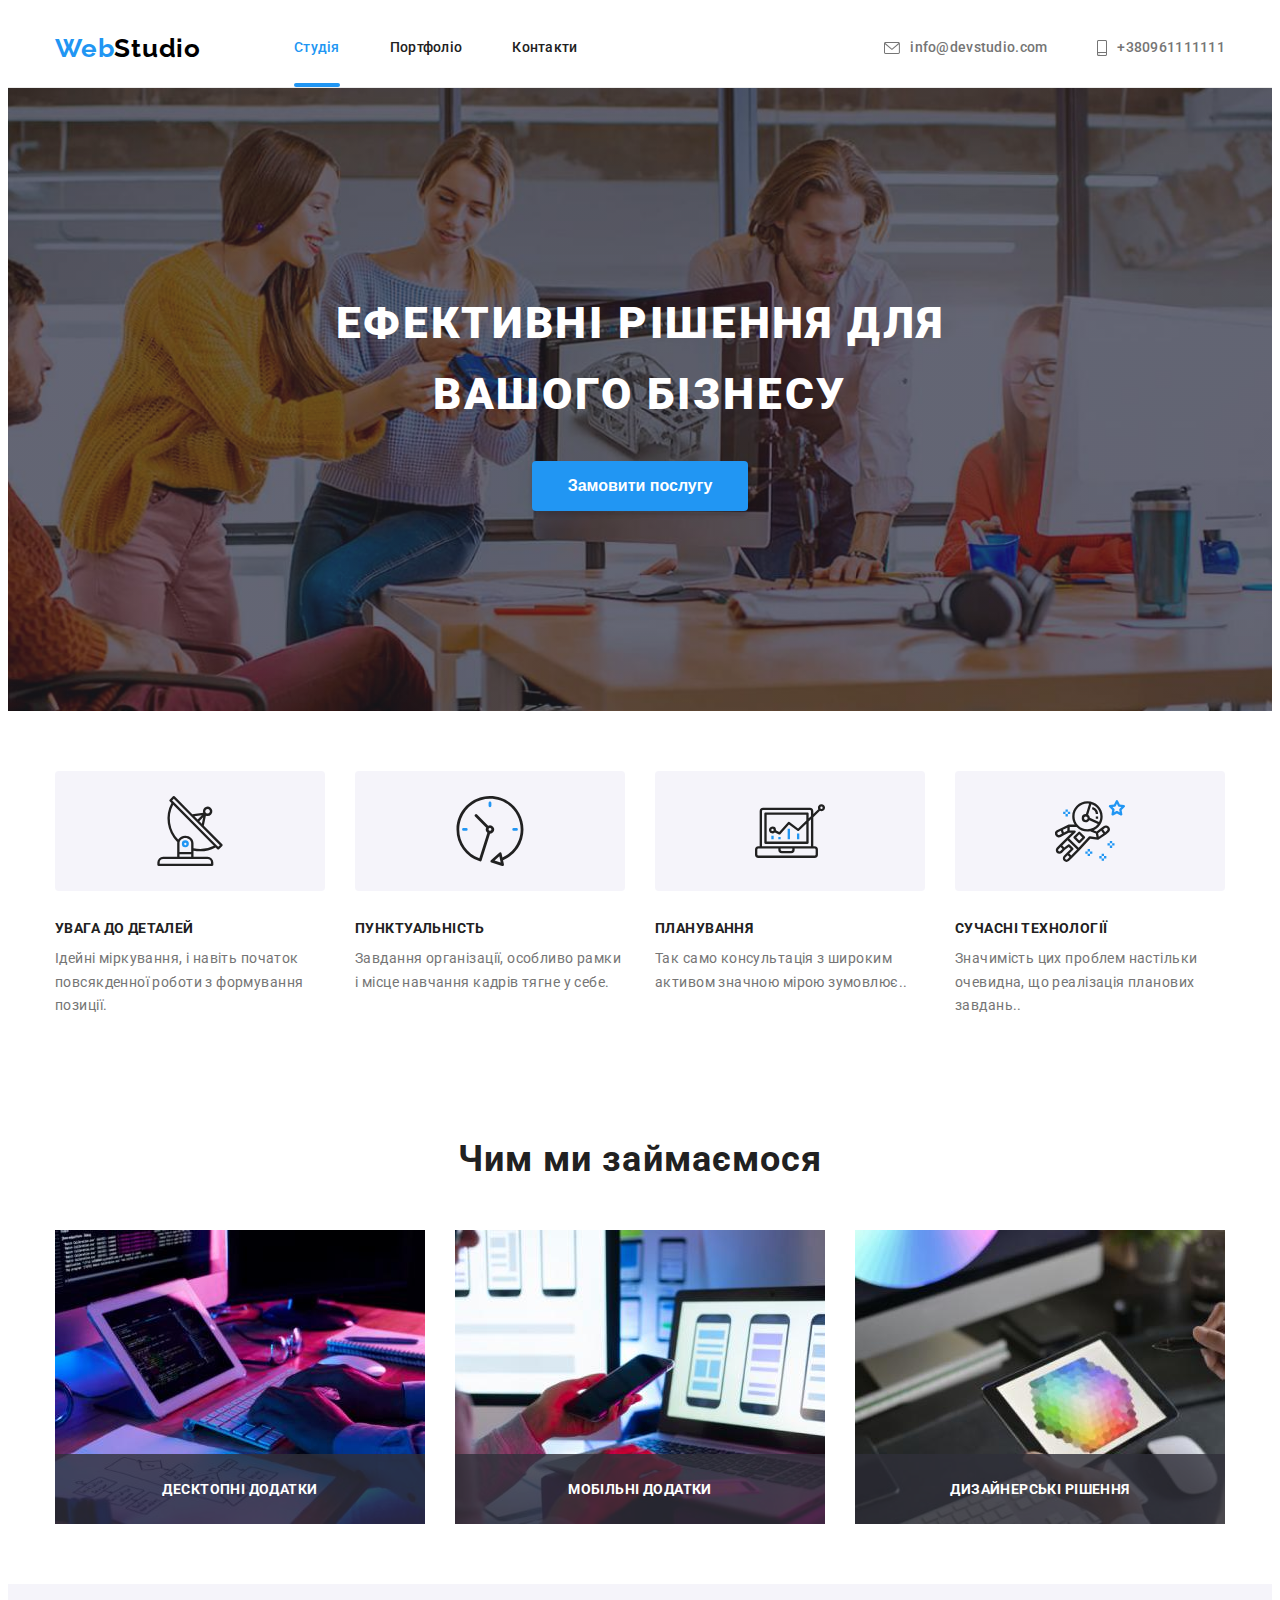
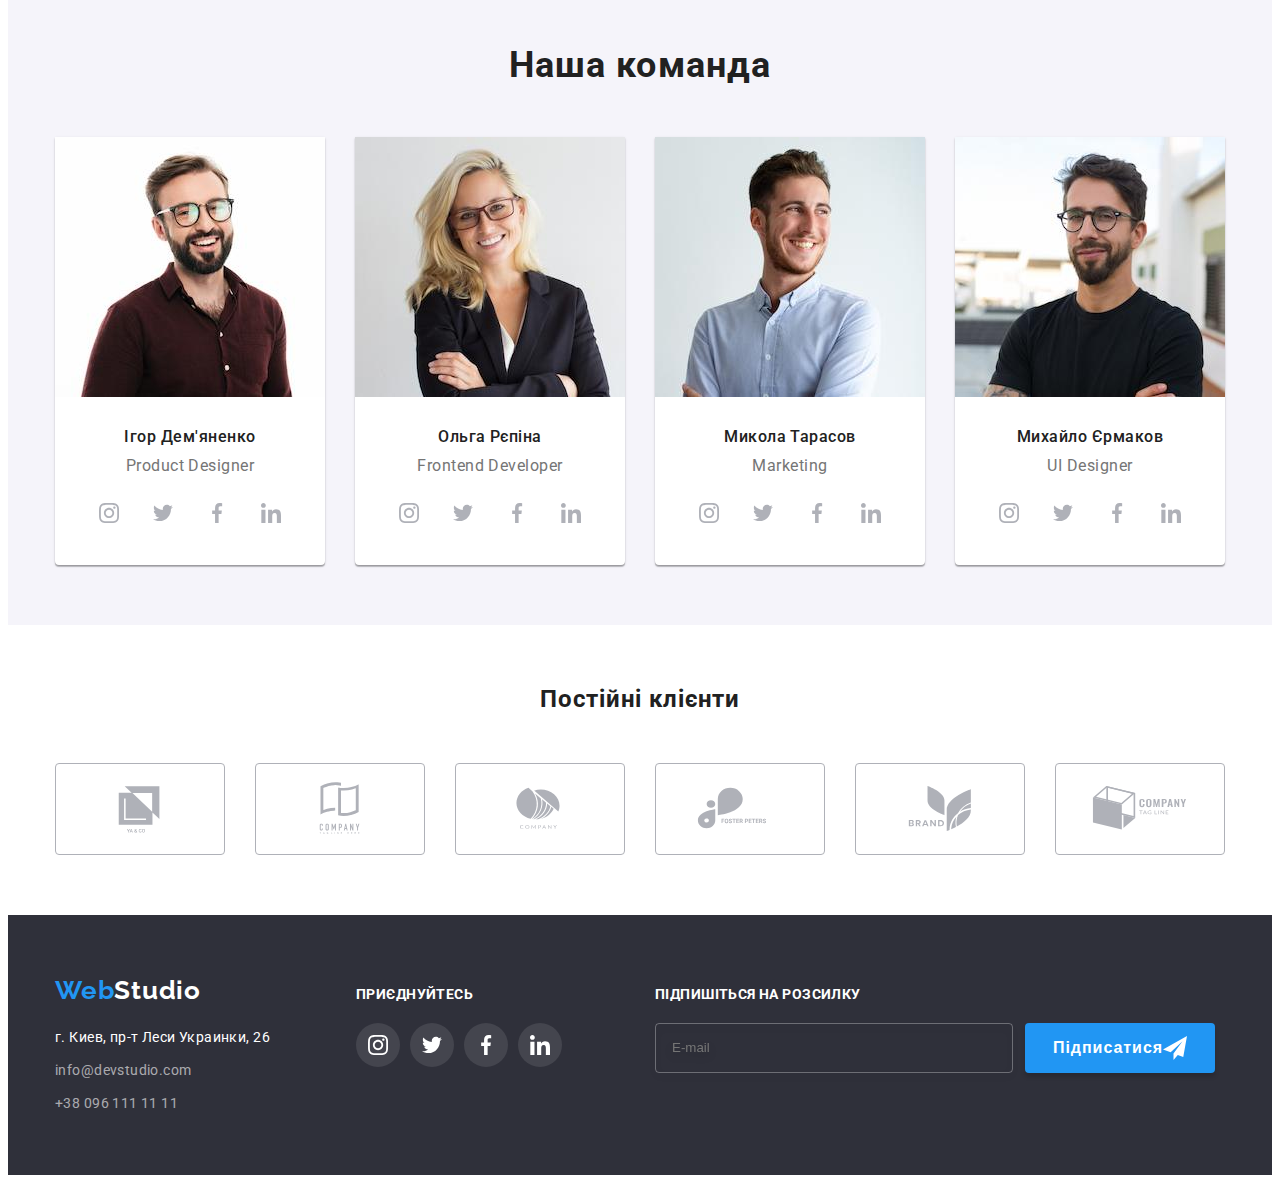
<file: index.html>
<!DOCTYPE html>
<html lang="en">
<head>
    <meta charset="UTF-8">
    <meta http-equiv="X-UA-Compatible" content="IE=edge">
    <meta name="viewport" content="width=device-width, initial-scale=1.0">
    <title>Document</title>
    <link rel="preconnect" href="https://fonts.googleapis.com">
    <link rel="preconnect" href="https://fonts.gstatic.com" crossorigin>
    <link href="https://fonts.googleapis.com/css2?family=Raleway:wght@700&family=Roboto:wght@400;500;700;900&display=swap" rel="stylesheet">
    <link rel="stylesheet" href="https://cdnjs.cloudflare.com/ajax/libs/modern-normalize/1.1.0/modern-normalize.min.css" integrity="sha512-wpPYUAdjBVSE4KJnH1VR1HeZfpl1ub8YT/NKx4PuQ5NmX2tKuGu6U/JRp5y+Y8XG2tV+wKQpNHVUX03MfMFn9Q==" crossorigin="anonymous" referrerpolicy="no-referrer" />
    <link rel="stylesheet" href="./css/main.min.css">
</head>
<body>
    <!-- <--HEADER-->
    <header class="header">
       <div class="container">
            <nav class="navigation">
                <a href="./index.html" class="logo" 
                >Web<span class="logo__studio">Studio</span> 
                </a>
                <ul class="nav">
                    <li><a href="./index.html" class="nav__link active">Студія</a></li>
                    <li><a href="./portfolio.html" class="nav__link">Портфоліо</a></li>
                    <li><a href="" class="nav__link">Контакти</a></li>
                </ul>     
                <ul class="info">
                    <li class="info__icon"><a href="mailto:info@devstudio.com" class="info__link">
                        <svg class="svg" width="16px" height="12px">
                        <use href="./images/icons.svg#icon-envelope">
                        </use></svg>info@devstudio.com</a>
                    </li>
                    <li class="info__icon"><a href="tel:+380961111111" class="info__link">
                        <svg class="svg" width="10px" height="16px">
                        <use href="./images/icons.svg#icon-smartphone">
                        </use></svg>+380961111111</a>
                    </li>
                </ul>
                <button type="button" class="mob-menu-btn" data-menu-open>
                  <svg width="24" height="16">
                    <use href="./images/icons.svg#icon-menu"></use>
                  </svg>
                </button>
                 <div class="mob-menu is-hidden" data-menu>
                  <div class="container">
                    <div class="mob-menu-top">
                      <button type="button" class="mob-menu-btn-close" data-menu-close>
                        <svg width="40" height="40">                     
                          <use class="" href="./images/icons.svg#icon-close"></use>
                        </svg>
                      </button>                 
                      <ul class="mob-list-menu">
                        <li class="list-menu"><a href="./index.html" class="list-menu-link active">Студія</a></li>
                        <li class="list-menu"><a href="./portfolio.html" class="list-menu-link">Портфоліо</a></li>
                        <li class="list-menu"><a href="" class="list-menu-link">Контакти</a></li>
                      </ul> 
                    </div>
                    <div class="mob-menu-bottom">
                      <ul class="mob-list-info">
                        <li class="list-info"><a href="tel:+380961111111" class="list-info-tel">+380961111111</a></li>
                        <li class="list-info"><a href="mailto:info@devstudio.com" class="list-info-mail">info@devstudio.com</a></li>
                      </ul>
                      <nav class="mob-list-nav">
                        <a href="" class="mob-soc">Instagram</a>
                        <a href="" class="mob-soc">Twitter</a>
                        <a href="" class="mob-soc">Facebook</a>
                        <a href="" class="mob-soc">LinkedIn</a>
                      </nav>    
                    </div>           
                  </div>
            </nav>
        
          </div>     
        </header>
        <main>
            <!--HERO-->
            <section class="hero section">
                <div class="container">
                    <h1 class="hero__title">Ефективні рішення для вашого бізнесу</h1>
                    <button type="button" class="button" data-modal-open>Замовити послугу</button>
                </div>
            </section>
         <!-- OSOBLIVOSTI -->
          <section class="section sbros">
            <div class="container">
                <h2 class="ninja">Особливості</h2>
                <ul class="futures">
                  <li class="futures-item">                     
                      <h3 class="futures-item__title">УВАГА ДО ДЕТАЛЕЙ</h3>
                      <p class="futures-item__text">Ідейні міркування, і навіть початок повсякденної роботи з формування позиції.</p>    
                  </li>
                  <li class="futures-item">                        
                      <h3 class="futures-item__title">ПУНКТУАЛЬНІСТЬ</h3>
                      <p class="futures-item__text">Завдання організації, особливо рамки і місце навчання кадрів тягне у себе.</p>    
                  </li>
                  <li class="futures-item">                        
                      <h3 class="futures-item__title">ПЛАНУВАННЯ</h3>
                      <p class="futures-item__text">Так само консультація з широким активом значною мірою зумовлює..</p>    
                  </li>
                  <li class="futures-item">                       
                      <h3 class="futures-item__title">СУЧАСНІ ТЕХНОЛОГІЇ</h3>
                      <p class="futures-item__text">Значимість цих проблем настільки очевидна, що реалізація планових завдань..</p>    
                  </li>
                </ul>     
          </section>
        <!---WORK-->
        <section class="work section">
            <div class="container">
                <h2 class="title-work">Чим ми займаємося</h2>
                <ul class="work">
                    <li class="work__img"><img src="./images/codding.jpg" width="370" alt="codding">
                      <div class="work__info">
                        <h3 class="work__title">Десктопні додатки</h3>
                      </div>
                    </li>
                    <li class="work__img"><img src="./images/tel-laptop.jpg" width="370" alt="tel-laptop">
                      <div class="work__info">
                        <h3 class="work__title">Мобільні додатки</h3>
                      </div>
                    </li>
                    <li class="work__img"><img src="./images/collor-gama.jpg" width="370" alt="collor-gama">
                      <div class="work__info">
                        <h3 class="work__title">Дизайнерські рішення</h3>
                      </div>
                    </li>
                 
                </ul>
            </div>
        </section>
        <!--TEAM-->
        <section class="team section">
            <div class="container">
                <h2 class="team-title">Наша команда</h2>
                <ul class="team-list">
                    <li class="developer">
                      <img srcset="./images/product-designer.jpg 1x, 
                                  ./images/product-designer-2x.jpg 2x" 
                      src="./images/product-designer.jpg" 
                      class="developer-img" 
                      width="270" 
                      alt="ігор-дем'яненко">
                        <h3 class="name-developer">Ігор Дем'яненко</h3>
                        <p class="professions">Product Designer</p>
                        <ul class="team-soc-list list">
                          <li class="team-soc-item">
                            <a href="" class="team-soc-link link"
                            ><svg class="team-soc-icon" width="20px" height="20px">
                              <use href="./images/icons.svg#icon-instagram"></use>
                            </svg></a>
                          </li>
                            <li class="team-soc-item">
                              <a href="" class="team-soc-link link"
                                ><svg class="team-soc-icon" width="20px" height="20px">
                                  <use href="./images/icons.svg#icon-twitter"></use>
                                </svg></a>
                            </li>
                            <li class="team-soc-item">
                              <a href="" class="team-soc-link link"
                                ><svg class="team-soc-icon" width="20px" height="20px">
                                  <use href="./images/icons.svg#icon-facebook"></use></svg></a>
                            </li>
                            <li class="team-soc-item">
                              <a href="" class="team-soc-link link"
                                ><svg class="team-soc-icon" width="20px" height="20px">
                                  <use href="./images/icons.svg#icon-linkedin"></use></svg></a>
 
                            </li>
                          </ul>
                    </li>
                    <li class="developer">
                      <img srcset="./images/frontend-developer.jpg 1x, 
                                    ./images/frontend-developer-2x.jpg 2x" 
                          src="./images/frontend-developer.jpg" 
                          class="developer-img" 
                          width="270" 
                          alt="ольга-рєпіна">
                        <h3 class="name-developer">Ольга Рєпіна</h3>
                        <p class="professions">Frontend Developer</p>
                        <ul class="team-soc-list list">
                          <li class="team-soc-item">
                            <a href="" class="team-soc-link link"
                            ><svg class="team-soc-icon" width="20px" height="20px">
                              <use href="./images/icons.svg#icon-instagram"></use>
                            </svg></a>
                          </li>
                            <li class="team-soc-item">
                              <a href="" class="team-soc-link link"
                                ><svg class="team-soc-icon" width="20px" height="20px">
                                  <use href="./images/icons.svg#icon-twitter"></use>
                                </svg></a>
                            </li>
                            <li class="team-soc-item">
                              <a href="" class="team-soc-link link"
                                ><svg class="team-soc-icon" width="20px" height="20px">
                                  <use href="./images/icons.svg#icon-facebook"></use></svg></a>
                            </li>
                            <li class="team-soc-item">
                              <a href="" class="team-soc-link link"
                                ><svg class="team-soc-icon" width="20px" height="20px">
                                  <use href="./images/icons.svg#icon-linkedin"></use></svg></a>
 
                            </li>
                          </ul>
                    </li>
                        <li class="developer">
                          <img
                          srcset="./images/marketing.jpg 1x, ./images/marketing-2x.jpg 2x" 
                          src="./images/marketing.jpg" 
                          class="developer-img" 
                          width="270" 
                          alt="микола-тарасов">
                        <h3 class="name-developer">Микола Тарасов</h3>
                        <p class="professions">Marketing</p>
                        <ul class="team-soc-list list">
                            <li class="team-soc-item">
                              <a href="" class="team-soc-link link"
                              ><svg class="team-soc-icon" width="20px" height="20px">
                                <use href="./images/icons.svg#icon-instagram"></use>
                              </svg></a>
                            </li>
                            <li class="team-soc-item">
                              <a href="" class="team-soc-link link"
                                ><svg class="team-soc-icon" width="20px" height="20px">
                                  <use href="./images/icons.svg#icon-twitter"></use>
                                </svg></a>
                            </li>
                            <li class="team-soc-item">
                              <a href="" class="team-soc-link link"
                                ><svg class="team-soc-icon" width="20px" height="20px">
                                  <use href="./images/icons.svg#icon-facebook"></use></svg></a>
                            </li>
                            <li class="team-soc-item">
                              <a href="" class="team-soc-link link"
                                ><svg class="team-soc-icon" width="20px" height="20px">
                                  <use href="./images/icons.svg#icon-linkedin"></use></svg></a>
 
                            </li>
                          </ul>
                    </li>
                        <li class="developer">
                          <img srcset="./images/ui-designer.jpg 1x, ./images/ui-designer-2x.jpg 2x"
                          src="./images/ui-designer.jpg" 
                          class="developer-img" 
                          width="270" 
                          alt="михайло-єрмаков">
                        <h3 class="name-developer">Михайло Єрмаков</h3>
                        <p class="professions">UI Designer</p>
                        <ul class="team-soc-list list">
                          <li class="team-soc-item">
                            <a href="" class="team-soc-link link"
                            ><svg class="team-soc-icon" width="20px" height="20px">
                              <use href="./images/icons.svg#icon-instagram"></use>
                            </svg></a>
                          </li>
                            <li class="team-soc-item">
                              <a href="" class="team-soc-link link"
                                ><svg class="team-soc-icon" width="20px" height="20px">
                                  <use href="./images/icons.svg#icon-twitter"></use>
                                </svg></a>
                            </li>
                            <li class="team-soc-item">
                              <a href="" class="team-soc-link link"
                                ><svg class="team-soc-icon" width="20px" height="20px">
                                  <use href="./images/icons.svg#icon-facebook"></use></svg></a>
                            </li>
                            <li class="team-soc-item">
                              <a href="" class="team-soc-link link"
                                ><svg class="team-soc-icon" width="20px" height="20px">
                                  <use href="./images/icons.svg#icon-linkedin"></use></svg></a>
 
                            </li>
                          </ul>
                    </li>
                </ul>
            </div>
        </section>
        <!-- CLIENTS -->
        <section class="section">
            <div class="container">
                <h2 class="clients-title">Постійні клієнти</h2>
                  <ul class="clients">
                      <li class="company">
                        <a class="link-clients" href="">
                          <svg class="svg-fill" width="106px" height="60px">
                            <use href="./images/icons.svg#company-tag"></use></svg>
                        </a>                        
                      </li>
                      <li class="company">
                        <a class="link-clients" href="">
                          <svg class="svg-fill" width="106px" height="60px">
                            <use href="./images/icons.svg#company"></use></svg>
                        </a>
                      </li>
                      <li class="company">
                        <a class="link-clients" href="">
                          <svg class="svg-fill" width="106px" height="60px">
                            <use href="./images/icons.svg#kolo-company"></use></svg>
                        </a>                         
                      </li>
                      <li class="company">
                        <a class="link-clients" href="">
                          <svg class="svg-fill" width="106px" height="60px">
                            <use href="./images/icons.svg#icon-Logo"></use></svg>
                        </a>                          
                      </li>
                      <li class="company">
                        <a class="link-clients" href="">
                          <svg class="svg-fill" width="106px" height="60px">
                            <use href="./images/icons.svg#brand"></use></svg>
                        </a>                     
                      </li>
                      <li class="company">
                        <a class="link-clients" href=""><svg class="svg-fill" width="106px" height="60px">
                          <use href="./images/icons.svg#company-tag-line"></use></svg></a>                       
                      </li>
                    </ul>
            </div>
        </section>
    </main>
    <!--FOOTER-->
    <footer class="footer">
     <div class="container main-footer">
        <div class="footer-block">
          <a href="./index.html" class="logo-footer" >
            Web<span class="footer-studio">Studio</span> 
        </a>
        <address>
            <ul class="adress-list">
                <li class="adress-text">           
                    <a
                        href="https://goo.gl/maps/XMWMVRejnvmh2yPAA"
                        target="_blank"
                        rel="noopener noreferrer"
                        class="adress"
                        >г. Киев, пр-т Леси Украинки, 26
                    </a>
                </li>
                <li class="adress-text"><a href="mailto:info@devstudio.com" class="info-footer">info@devstudio.com</a></li>
                <li class="adress-text"><a href="tel:+380961111111" class="info-footer">+38 096 111 11 11</a></li>
            </ul> 
        </address>        
        </div>
        <div class="footer-block-one">
          <h2 class="footer-soc-title">приєднуйтесь</h2>
          <ul class="footer-soc-list">
              <li class="footer-soc-item">
                  <a href="" class="footer-soc-link">
                    <svg class="" width="20px" height="20px">
                        <use href="./images/icons.svg#icon-instagram-white"></use>
                    </svg>
                  </a>          
                </li>
                <li class="footer-soc-item">
                  <a href="" class="footer-soc-link"
                    ><svg class="team-soc-icon" width="20px" height="20px">
                      <use href="./images/icons.svg#icon-twitter-white"></use>
                    </svg></a>
                </li>
                <li class="footer-soc-item">
                  <a href="" class="footer-soc-link"
                    ><svg class="team-soc-icon" width="20px" height="20px">
                      <use href="./images/icons.svg#icon-facebook-white"></use></svg></a>
                </li>
                <li class="footer-soc-item">
                  <a href="" class="footer-soc-link"
                    ><svg class="team-soc-icon" width="20px" height="20px">
                      <use href="./images/icons.svg#icon-linkedin-white"></use></svg></a>
                </li>
          </ul>
         </div>
         <div class="footer-block-tree">
          <p class="block-tree-title">Підпишіться на розсилку</p>
          <form class="footer-form" autocomplete="off">
            <label for="user-email"></label>
            <input class="footer-sub-input" type="email" name="email" placeholder="E-mail" />
            <button class="subscribe-btn" type="submit">
              Підписатися
              <svg class="footer-sub-icon" width="24px" height="24px">
                <use href="./images/icons.svg#icon-send"></use>
              </svg>
            </button>
          </form>
         </div>
    </div>
  </footer>
  <!-- MODAL -->
    <div class="backdrop is-hidden" data-modal>
      <div class="modal" data-modal>
        <button class="modal-close-btn" type="button" data-modal-close>
          <svg class="close-icon" width="18px" height="18px">
          <use href="./images/icons.svg#icon-close"></use>
          </svg>
        </button>
        <p class="modal-text">Залиште свої дані, ми вам передзвонимо</p>
        <form class="modal-form" name="modal-feedback" autocomplete="off">
          <label class="modal-label" for="modal-name">Ім'я</label>
          <div class="modal-item">
            
            <div class="input-box">
              <input class="modal-input" type="text" name="modal-name" id="modal-name" />
              <svg class="input-icon" width="18px" height="18px">
                <use href="./images/icons.svg#icon-person"></use>
              </svg>
            </div>
          </div>
          <div class="modal-item">
            <label class="modal-label" for="modal-tel">Телефон</label>
            <div class="input-box">
              <input class="modal-input" type="tel" name="modal-tel" id="modal-tel" />
              <svg class="input-icon" width="18px" height="18px">
                <use href="./images/icons.svg#icon-phone"></use>
              </svg>
            </div>
          </div>
          <div class="modal-item">
            <label class="modal-label" for="modal-mail">Пошта</label>
            <div class="input-box">
              <input class="modal-input" type="email" name="modal-mail" id="modal-mail" />
              <svg class="input-icon" width="18px" height="18px">
                <use href="./images/icons.svg#icon-email"></use>
              </svg>
            </div>
          </div>
          <div class="modal-item">
            <label class="modal-label" for="modal-comment">Коментар</label>
            <textarea
              class="modal-comment"
              name="textarea"
              id="modal-comment"
              placeholder="Введіть текст"
            ></textarea>
          </div>
          <label class="checkbox" for="checkbox">
            <input class="modal-checkbox hidden" type="checkbox" name="checkbox" id="checkbox" />
            <span class="checkbox-icon"></span>
            <span class="checkbox-text"
              >Погоджуюся з розсилкою та приймаю
              <a href="" class="checkbox-link">Умови договору</a></span
            >
          </label>
          <button class="button-main modal-button" type="submit">Відправити</button>
        </form>
      </div>
    </div>
    <script src="./js/modal.js"></script>  
    <script src="./js/mobile-menu.js"></script>  
</body>
</html>
</file>
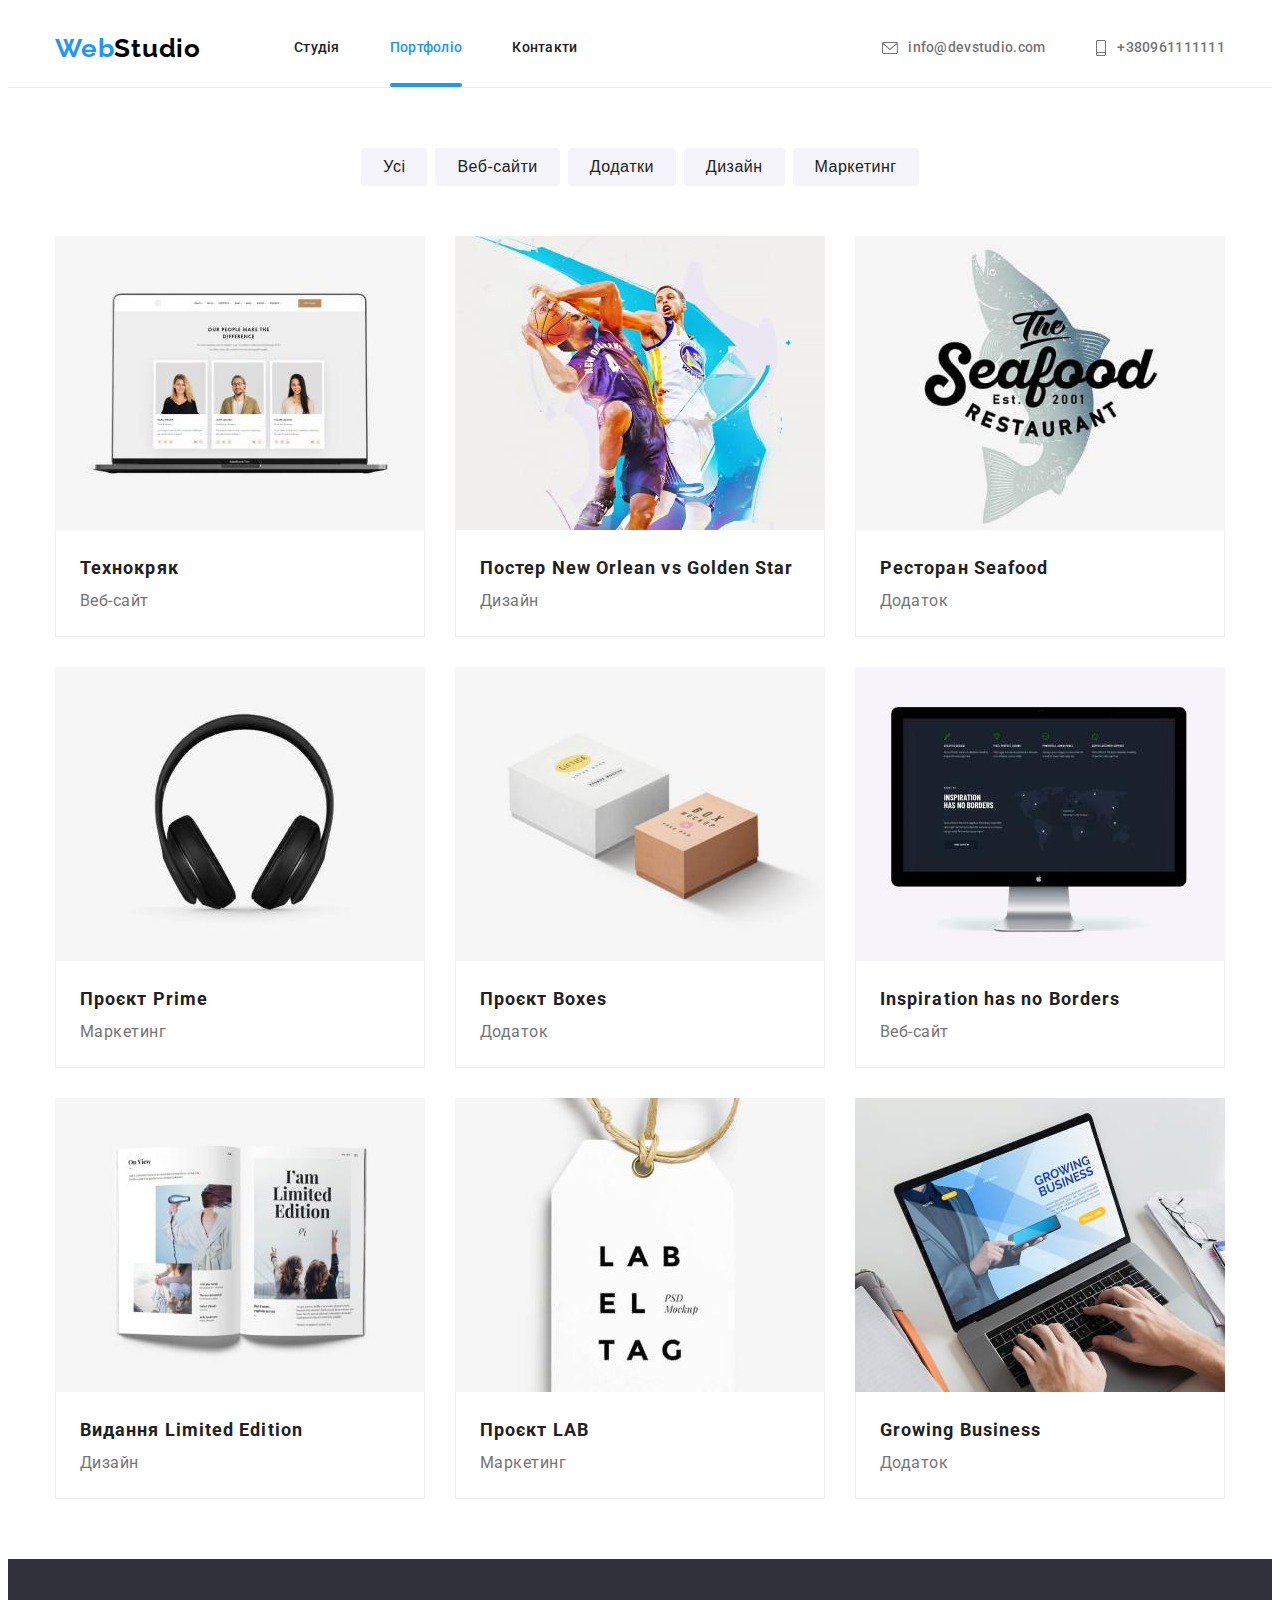
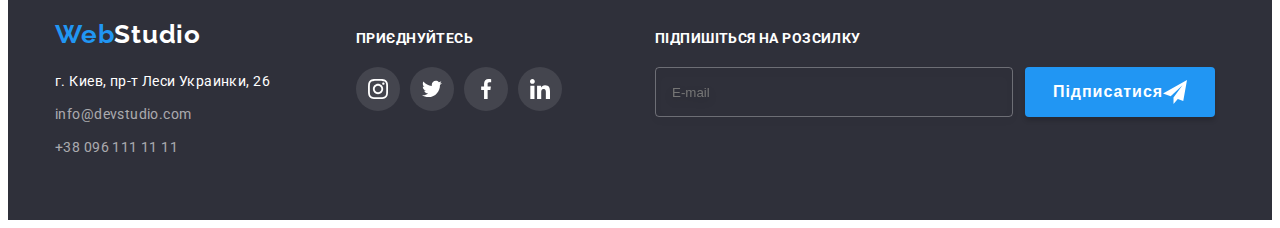
<file: portfolio.html>
<!DOCTYPE html>
<html lang="en">
<head>
    <meta charset="UTF-8">
    <meta http-equiv="X-UA-Compatible" content="IE=edge">
    <meta name="viewport" content="width=device-width, initial-scale=1.0">
    <title>Document</title>
    <link rel="preconnect" href="https://fonts.googleapis.com">
    <link rel="preconnect" href="https://fonts.gstatic.com" crossorigin>
    <link href="https://fonts.googleapis.com/css2?family=Raleway:wght@700&family=Roboto:wght@400;500;700;900&display=swap" rel="stylesheet">
    <link rel="stylesheet" href="https://cdnjs.cloudflare.com/ajax/libs/modern-normalize/1.1.0/modern-normalize.min.css" integrity="sha512-wpPYUAdjBVSE4KJnH1VR1HeZfpl1ub8YT/NKx4PuQ5NmX2tKuGu6U/JRp5y+Y8XG2tV+wKQpNHVUX03MfMFn9Q==" crossorigin="anonymous" referrerpolicy="no-referrer" />
    <link rel="stylesheet" href="./css/main.min.css">
    <link rel="stylesheet" href="./css/main.min.css">
</head>
<body>
    <!---Шапка-->
    <header class="header">
        <div class="container">
             <nav class="navigation">
                 <a href="./index.html" class="logo" 
                 >Web<span class="logo__studio">Studio</span> 
                 </a>
                 <ul class="nav">
                     <li><a href="./index.html" class="nav__link ">Студія</a></li>
                     <li><a href="./portfolio.html" class="nav__link active">Портфоліо</a></li>
                     <li><a href="" class="nav__link">Контакти</a></li>
                 </ul>     
                 <ul class="info">
                     <li class="info__icon"><a href="mailto:info@devstudio.com" class="info__link">
                         <svg class="svg" width="16px" height="16px">
                         <use href="./images/icons.svg#icon-envelope">
                         </use></svg>info@devstudio.com</a>
                     </li>
                     <li class="info__icon"><a href="tel:+380961111111" class="info__link">
                         <svg class="svg" width="12px" height="16px">
                         <use href="./images/icons.svg#icon-smartphone">
                         </use></svg>+380961111111</a>
                     </li>
                 </ul>
             </nav>
           </div>     
         </header>
    <main>
        <section class="portfolio section">
            <div class="container">
                    <h1 class="portfolio-title">Portfolio</h1>
                <ul class="button-list">
                    <li><button type="button" class="filter-button">Усі</button></li>
                    <li><button type="button" class="filter-button">Веб-сайти</button></li>
                    <li><button type="button" class="filter-button">Додатки</button></li>
                    <li><button type="button" class="filter-button">Дизайн</button></li>
                    <li><button type="button" class="filter-button">Маркетинг</button></li>
                </ul>
                <ul class="filter-list">
                    <li class="list-img">
                    <a href="" class="list-img-link">
                        <div class="list-portfolio">
                            <img class="portfolio-img" src="./images/technocrack.jpg" width="370" alt="technocrack">
                            <div class="web-site">
                                <p>
                                    Ресурс пропонує комплексні пропозиції з різним рівнем функціоналу та сервісів. Все це дозволить відвідувачу отримати вичерпні відомості про компанію чи приватну особу.
                                </p>
                            </div>
                        </div> 
                        <div class="filter-text">
                            <h2 class="filter-title">Технокряк</h2>
                            <p class="filter-text-one">Веб-сайт</p>
                        </div>                             
                    </a>
                    </li>
                    <li class="list-img">
                    <a href="" class="list-img-link">
                        <div class="list-portfolio">
                            <img class="portfolio-img" src="./images/poster-bascet.jpg" width="370" alt="poster-bascet">
                            <div class="web-site">
                                <p>
                                    Ресурс пропонує комплексні пропозиції з різним рівнем функціоналу та сервісів. Все це дозволить відвідувачу отримати вичерпні відомості про компанію чи приватну особу.
                                </p>
                            </div>
                        </div>                        
                        <div class="filter-text">
                            <h2 class="filter-title">Постер New Orlean vs Golden Star</h2>
                             <p class="filter-text-one">Дизайн</p>
                        </div>            
                    </a>                                 
                    </li>
                    <li class="list-img">
                    <a href="" class="list-img-link">
                        <div class="list-portfolio">
                            <img class="portfolio-img" src="./images/restoran-seafood.jpg" width="370" alt="restoran-seafood">
                            <div class="web-site">
                                <p>
                                    Ресурс пропонує комплексні пропозиції з різним рівнем функціоналу та сервісів. Все це дозволить відвідувачу отримати вичерпні відомості про компанію чи приватну особу.
                                </p>
                            </div>
                        </div> 
                        
                        <div class="filter-text">
                            <h2 class="filter-title">Ресторан Seafood</h2>
                            <p class="filter-text-one">Додаток</p>
                        </div>                        
                    </a>
                    </li>
                    <li class="list-img">
                    <a href="" class="list-img-link">
                        <div class="list-portfolio">
                            <img class="portfolio-img" src="./images/project-prime.jpg" width="370" alt="project-prime">
                            <div class="web-site">
                                <p>
                                    Ресурс пропонує комплексні пропозиції з різним рівнем функціоналу та сервісів. Все це дозволить відвідувачу отримати вичерпні відомості про компанію чи приватну особу.
                                </p>
                            </div>
                        </div>                       
                        <div class="filter-text">
                            <h2 class="filter-title">Проєкт Prime</h2>
                            <p class="filter-text-one">Маркетинг</p>
                        </div>              
                    </a>          
                    </li>
                    <li class="list-img">
                    <a href="" class="list-img-link">
                        <div class="list-portfolio">
                            <img class="portfolio-img" src="./images/project-boxes.jpg" width="370" alt="project-boxes">
                            <div class="web-site">
                                <p>
                                    Ресурс пропонує комплексні пропозиції з різним рівнем функціоналу та сервісів. Все це дозволить відвідувачу отримати вичерпні відомості про компанію чи приватну особу.
                                </p>
                            </div>
                        </div>                       
                        <div class="filter-text">
                            <h2 class="filter-title">Проєкт Boxes</h2>
                            <p class="filter-text-one">Додаток</p>
                        </div>  
                    </a>                      
                    </li>
                    <li class="list-img">
                    <a href="" class="list-img-link">
                        <div class="list-portfolio">
                            <img class="portfolio-img" src="./images/inspiration-has-no-borders.jpg" width="370" alt="inspiration-has-no-borders">
                            <div class="web-site">
                                <p>
                                    Ресурс пропонує комплексні пропозиції з різним рівнем функціоналу та сервісів. Все це дозволить відвідувачу отримати вичерпні відомості про компанію чи приватну особу.
                                </p>
                            </div>
                        </div>                         
                        <div class="filter-text">
                            <h2 class="filter-title">Inspiration has no Borders</h2>
                            <p class="filter-text-one">Веб-сайт</p>
                        </div>              
                    </a>         
                    </li>
                    <li class="list-img">
                    <a href="" class="list-img-link">
                        <div class="list-portfolio">
                            <img class="portfolio-img" src="./images/limited-edition.jpg" width="370" alt="limited-edition">
                            <div class="web-site">
                                <p>
                                    Ресурс пропонує комплексні пропозиції з різним рівнем функціоналу та сервісів. Все це дозволить відвідувачу отримати вичерпні відомості про компанію чи приватну особу.
                                </p>
                            </div>
                        </div>                         
                        <div class="filter-text">
                            <h2 class="filter-title">Видання Limited Edition</h2>
                            <p class="filter-text-one">Дизайн</p>
                        </div>     
                    </a>                 
                    </li>
                    <li class="list-img">
                    <a href="" class="list-img-link">
                        <div class="list-portfolio">
                            <img class="portfolio-img" src="./images/project-lab.jpg" width="370" alt="project-lab">
                            <div class="web-site">
                                <p>
                                    Ресурс пропонує комплексні пропозиції з різним рівнем функціоналу та сервісів. Все це дозволить відвідувачу отримати вичерпні відомості про компанію чи приватну особу.
                                </p>
                            </div>
                        </div>                        
                        <div class="filter-text">
                            <h2 class="filter-title">Проєкт LAB</h2>
                            <p class="filter-text-one">Маркетинг</p>
                        </div>  
                    </a>                    
                    </li>
                    <li class="list-img">
                    <a href="" class="list-img-link">
                        <div class="list-portfolio">
                            <img class="portfolio-img" src="./images/growing-business.jpg" width="370" alt="growing-business">
                            <div class="web-site">
                                <p>
                                    Ресурс пропонує комплексні пропозиції з різним рівнем функціоналу та сервісів. Все це дозволить відвідувачу отримати вичерпні відомості про компанію чи приватну особу.
                                </p>
                            </div>
                        </div>                         
                        <div class="filter-text">
                            <h2 class="filter-title">Growing Business</h2>
                            <p class="filter-text-one">Додаток</p>
                        </div> 
                    </a>                       
                    </li>        
                </ul>
            </div>
        </section>
    </main>
    <!--FOOTER-->
    <footer class="footer">
        <div class="container main-footer">
           <div class="footer-block">
             <a href="./index.html" class="logo-footer" >
               Web<span class="footer-studio">Studio</span> 
           </a>
           <address>
               <ul class="adress-list">
                   <li class="adress-text">           
                       <a
                           href="https://goo.gl/maps/XMWMVRejnvmh2yPAA"
                           target="_blank"
                           rel="noopener noreferrer"
                           class="adress"
                           >г. Киев, пр-т Леси Украинки, 26
                       </a>
                   </li>
                   <li class="adress-text"><a href="mailto:info@devstudio.com" class="info-footer">info@devstudio.com</a></li>
                   <li class="adress-text"><a href="tel:+380961111111" class="info-footer">+38 096 111 11 11</a></li>
               </ul> 
           </address>        
           </div>
           <div class="footer-block-one">
             <h2 class="footer-soc-title">приєднуйтесь</h2>
             <ul class="footer-soc-list">
                 <li class="footer-soc-item">
                     <a href="" class="footer-soc-link">
                       <svg class="" width="20px" height="20px">
                           <use href="./images/icons.svg#icon-instagram-white"></use>
                       </svg>
                     </a>          
                   </li>
                   <li class="footer-soc-item">
                     <a href="" class="footer-soc-link"
                       ><svg class="team-soc-icon" width="20px" height="20px">
                         <use href="./images/icons.svg#icon-twitter-white"></use>
                       </svg></a>
                   </li>
                   <li class="footer-soc-item">
                     <a href="" class="footer-soc-link"
                       ><svg class="team-soc-icon" width="20px" height="20px">
                         <use href="./images/icons.svg#icon-facebook-white"></use></svg></a>
                   </li>
                   <li class="footer-soc-item">
                     <a href="" class="footer-soc-link"
                       ><svg class="team-soc-icon" width="20px" height="20px">
                         <use href="./images/icons.svg#icon-linkedin-white"></use></svg></a>
                   </li>
             </ul>
            </div>
            <div class="footer-block-tree">
             <p class="block-tree-title">Підпишіться на розсилку</p>
             <form class="footer-form" autocomplete="off">
               <label for="user-email"></label>
               <input class="footer-sub-input" type="email" name="email" placeholder="E-mail" />
               <button class="subscribe-btn" type="submit">
                 Підписатися
                 <svg class="footer-sub-icon" width="24px" height="24px">
                   <use href="./images/icons.svg#icon-send"></use>
                 </svg>
               </button>
             </form>
            </div>
       </div>
     </footer>
</body>
</html>
</file>
<file: css/main.min.css>
:root{--primary-background-color:#2F303A;--background-color: #F5F5F5;--primary-color-text:#757575;--button-color:#2196F3;--title-color:#212121;--whrite:#ffffff;--black:#000000;--background-color-team:#F5F4FA;--one-time: 250ms;--two-time: cubic-bezier(0.4, 0, 0.2, 1)}html{box-sizing:border-box}*,::after,::before{box-sizing:inherit}body{font-family:"Roboto",sans-serif;color:var(--primary-color-text);font-weight:400;font-size:14px;line-height:1.71;letter-spacing:.03em}img{margin:0}ul{list-style-type:none;margin:0;padding:0}h1,h2,h3,h4{margin:0}p{margin:0}a{text-decoration:none}img{display:block}.container{max-width:100%;padding-left:15px;padding-right:15px;margin-left:auto;margin-right:auto}@media screen and (min-width: 480px){.container{width:480px}}@media screen and (min-width: 768px){.container{width:100%}}@media screen and (min-width: 1200px){.container{width:1200px}}.section{padding-top:60px;padding-bottom:60px}.header{background-color:var(--whrite);height:80px;border-bottom:1px solid #ececec}.navigation{display:flex;align-items:center}.logo{margin-right:93px;padding-bottom:24px;padding-top:25px;font-family:"Raleway";font-weight:700;font-size:26px;line-height:1.19;color:var(--button-color);text-decoration:none;letter-spacing:.03em}.logo__studio{color:var(--black)}.nav{display:none;gap:50px}@media screen and (min-width: 768px){.nav{display:flex}}.nav__link{font-weight:500;line-height:1.14;letter-spacing:.02em;color:var(--title-color);text-decoration:none;cursor:pointer;transition:color var(--one-time) var(--two-time)}.nav__link:hover,.nav__linkfocus{color:var(--button-color)}.nav__link.active{color:var(--button-color);position:relative}.nav__link.active::after{position:absolute;content:"";display:inline-block;width:100%;height:4px;left:0;bottom:-32px;background-color:var(--button-color);border-radius:2px}.info{display:none;gap:50px;margin-left:auto;padding-inline-start:0px;list-style-type:none;justify-content:center;align-items:center}@media screen and (min-width: 768px){.info{display:block}}@media screen and (min-width: 1200px){.info{display:flex}}.info__link{display:flex;justify-content:center;align-items:center;font-weight:500;font-size:14px;line-height:1.14;letter-spacing:.02em;color:var(--primary-color-text);text-decoration:none;cursor:pointer;transition:color var(--one-time) var(--two-time)}.info__link:hover,.info__link:focus{color:var(--button-color)}.info__icon{display:flex;align-items:center}@media screen and (min-width: 768px){.info__icon{margin-bottom:10px}}@media screen and (min-width: 1200px){.info__icon{margin-bottom:0px}}.svg{fill:currentColor;margin-right:10px}.mob-menu-btn{background-color:rgba(0,0,0,0);border:none;display:block;margin-left:auto}@media screen and (min-width: 768px){.mob-menu-btn{display:none}}.mob-menu-btn-close{width:40px;height:40px;background-color:rgba(0,0,0,0);border:none;display:block;margin-left:auto;margin-top:10px}.mob-menu-btn-close:hover,.mob-menu-btn-close:focus{fill:var(--button-color)}.mob-menu{position:fixed;top:0;width:100vw;height:100vh;background-color:#fff;z-index:1;left:0}.mob-menu>.container{display:flex;flex-direction:column;height:100%;justify-content:space-between}.mob-list-menu{font-weight:500;font-size:40px;line-height:47px;letter-spacing:.02em;text-align:left;margin-left:40px}.mob-list-info{margin-top:42px;margin-left:40px}.list-info-tel{font-weight:500;font-size:34px;line-height:1.17;letter-spacing:.02em;color:#757575}.list-info-tel:hover,.list-info-tel:focus{color:#2196f3}.list-info-mail{font-weight:500;font-size:24px;line-height:28px;letter-spacing:.02em;color:#757575}.list-info-mail:hover,.list-info-mail:focus{color:#2196f3}.mob-list-nav{margin-left:40px;margin-top:64px;margin-bottom:40px}.list-menu:not(:last-child){margin-bottom:32px}.list-menu-link{color:#212121}.list-menu-link:hover,.list-menu-link:focus{color:#2196f3}.list-menu-link.list-menu-link.active{color:#2196f3}.list-info:not(:last-child){margin-bottom:32px}.mob-soc{font-weight:500;font-size:18px;line-height:1.22;letter-spacing:.02em;color:#2196f3;padding-left:10px;padding-right:10px}.mob-soc:not(:last-child){border-right:1px solid rgba(33,33,33,.2)}.mob-menu.is-hidden{opacity:0;pointer-events:none;visibility:hidden;transform:translate(0%, -100%) scale(0)}.hero{margin-left:auto;margin-right:auto;width:100%;background-color:var(--primary-background-color);text-align:center;background-image:linear-gradient(to right, rgba(47, 48, 58, 0.4), rgba(47, 48, 58, 0.4)),url(../images/mobile-hero.jpg);background-repeat:no-repeat;background-size:cover;background-position:center}@media(min-device-pixel-ratio: 2),(min-resolution: 192dpi),(min-resolution: 2dppx){.hero{background-image:linear-gradient(to right, rgba(47, 48, 58, 0.4), rgba(47, 48, 58, 0.4)),url(../images/mobile-hero-2x.jpg)}}@media screen and (min-width: 768px){.hero{padding-top:118px;padding-bottom:118px;background-image:linear-gradient(to right, rgba(47, 48, 58, 0.4), rgba(47, 48, 58, 0.4)),url(../images/tablet-hero.jpg)}}@media screen and (min-width: 768px)and (min-device-pixel-ratio: 2),screen and (min-width: 768px)and (min-resolution: 192dpi),screen and (min-width: 768px)and (min-resolution: 2dppx){.hero{background-image:linear-gradient(to right, rgba(47, 48, 58, 0.4), rgba(47, 48, 58, 0.4)),url(../images/tablet-hero-2x.jpg)}}@media screen and (min-width: 1200px){.hero{max-width:1600px;padding-top:200px;padding-bottom:200px;background-image:linear-gradient(to right, rgba(47, 48, 58, 0.4), rgba(47, 48, 58, 0.4)),url(../images/hero-img.jpg)}}@media screen and (min-width: 1200px)and (min-device-pixel-ratio: 2),screen and (min-width: 1200px)and (min-resolution: 192dpi),screen and (min-width: 1200px)and (min-resolution: 2dppx){.hero{background-image:linear-gradient(to right, rgba(47, 48, 58, 0.4), rgba(47, 48, 58, 0.4)),url(../images/desctop-hero-2x.jpg)}}.hero__title{font-weight:900;font-size:20px;line-height:1.36;letter-spacing:.06em;text-transform:uppercase;color:var(--whrite);margin:auto}@media screen and (min-width: 480px){.hero__title{font-size:26px}}@media screen and (min-width: 768px){.hero__title{line-height:1.62;width:360px}}@media screen and (min-width: 1200px){.hero__title{width:696px;font-size:44px}}.button{padding:8px 16px;font-weight:700;line-height:1.6;color:var(--whrite);background-color:var(--button-color);box-shadow:0px 4px 4px rgba(0,0,0,.15);border-radius:4px;cursor:pointer;margin-top:30px;border:0}@media screen and (min-width: 480px){.button{font-size:16px;line-height:1.88;padding:10px 24px}}@media screen and (min-width: 1200px){.button{padding:10px 36px;font-size:16px;line-height:1.88}}.futures{display:flex;gap:30px;flex-wrap:wrap}.futures-item{width:100%}@media screen and (min-width: 768px){.futures-item{width:calc((100% - 30px)/2)}}@media screen and (min-width: 1200px){.futures-item{width:270px}}.futures-item__title{text-align:center;color:#212121;font-weight:700;font-size:14px;line-height:1.14;text-transform:uppercase;margin-bottom:10px}@media screen and (min-width: 1200px){.futures-item__title{text-align:left}}.futures-item__text{color:var(--primary-text-color);font-size:14px;line-height:1.71;width:100%;margin:0px}@media screen and (min-width: 1200px){.futures-item__text{width:270px}}.futures-item::before{display:block;content:"";height:120px;background-color:var(--third-bg-color);background-size:70px 70px;background-repeat:no-repeat;background-position:center;margin-bottom:30px;border-radius:4px}.futures-item:nth-child(1)::before{background-image:url(../images/antenna.svg);background-color:#f5f4fa;width:100%}@media screen and (min-width: 1200px){.futures-item:nth-child(1)::before{width:270px}}.futures-item:nth-child(2)::before{background-image:url(../images/clock.svg);background-color:#f5f4fa;width:100%}@media screen and (min-width: 1200px){.futures-item:nth-child(2)::before{width:270px}}.futures-item:nth-child(3)::before{background-image:url(../images/diagram.svg);background-color:#f5f4fa;width:100%}@media screen and (min-width: 1200px){.futures-item:nth-child(3)::before{width:270px}}.futures-item:nth-child(4)::before{background-image:url(../images/astronaut.svg);background-color:#f5f4fa;width:100%}@media screen and (min-width: 1200px){.futures-item:nth-child(4)::before{width:270px}}.ninja{position:absolute;top:-9999px;left:-9999px}.work{display:flex;gap:30px;justify-content:center}@media screen and (max-width: 480px){.work{display:none}}@media screen and (max-width: 768px){.work{display:none}}@media screen and (max-width: 1200px){.work{display:none}}.title-work{font-weight:700;font-size:36px;line-height:1.17;text-align:center;letter-spacing:.03em;color:var(--title-color);margin-bottom:50px}.work__img{display:block;position:relative}.work__info{position:absolute;bottom:0;width:100%;height:70px;display:flex;justify-content:center;align-items:center;background-color:rgba(47,48,58,.8)}.work__title{font-weight:700;font-size:14px;line-height:1.14px;text-transform:uppercase;text-align:center;color:var(--whrite)}.team-list{flex-wrap:wrap;display:flex;gap:30px;margin-top:50px;justify-content:center}.team{background-color:#f5f4fa;margin-left:auto;margin-right:auto;color:var(--background-color-team)}.team-title{text-align:center;font-weight:700;font-size:24px;line-height:1.17;letter-spacing:.03em;color:var(--title-color)}@media screen and (min-width: 1200px){.team-title{font-size:36px}}.name-developer{font-family:"Roboto";font-style:normal;font-weight:500;font-size:16px;line-height:1.19;letter-spacing:.03em;color:var(--title-color);text-align:center;margin-top:30px}.professions{font-size:16px;line-height:1.19;letter-spacing:.03em;color:var(--primary-color-text);text-align:center;margin-top:10px}.developer{background-color:var(--whrite);width:100%;box-shadow:0px 1px 3px rgba(0,0,0,.12),0px 1px 1px rgba(0,0,0,.14),0px 2px 1px rgba(0,0,0,.2);border-radius:0px 0px 4px 4px;padding-bottom:30px}@media screen and (min-width: 768px){.developer{width:calc((100% - 30px)/2)}}@media screen and (min-width: 1200px){.developer{width:270px}}.team-soc-item{width:44px;height:44px}.team-soc-list{display:flex;align-items:center;justify-content:center;padding-top:16px;gap:10px}.team-soc-link{background-color:#fff;border-radius:50px;display:flex;justify-content:center;align-items:center;width:44px;height:44px;transition:background-color var(--one-time) var(--two-time)}.team-soc-link:hover{background-color:#2196f3}.team-soc-icon{fill:#afb1b8;transition:fill var(--one-time) var(--two-time)}.team-soc-link:hover .team-soc-icon{fill:#fff}.developer-img{width:100%}.clients{flex-wrap:wrap;display:flex;gap:30px;margin-top:50px;cursor:pointer}.company{width:calc((100% - 30px)/2)}@media screen and (min-width: 768px){.company{width:calc((100% - 60px)/3)}}@media screen and (min-width: 1200px){.company{width:170px}}.clients-title{font-weight:700;font-size:24px;line-height:1.17;text-align:center;letter-spacing:.03em;color:var(--title-color)}.link-clients{border-radius:4px;border:1px gray solid;border-color:#afb1b8;height:92px;width:100%;display:flex;justify-content:center;align-items:center;transition:border-color var(--one-time) var(--two-time)}.link-clients:hover{border-color:var(--button-color)}@media screen and (min-width: 1200px){.link-clients{width:170px}}.svg-fill{fill:#afb1b8;transition:fill var(--one-time) var(--two-time)}.svg-fill:hover{fill:#2196f3}.link-clients:hover .svg-fill{fill:var(--button-color)}.main-footer{display:flex;align-items:baseline;flex-wrap:wrap;text-align:center}@media screen and (min-width: 480px){.main-footer{flex-wrap:wrap;text-align:center}}@media screen and (min-width: 768px){.main-footer{flex-wrap:wrap;text-align:center}}.footer{background-color:var(--primary-background-color);padding-top:60px;padding-bottom:60px;text-align:left}@media screen and (min-width: 1200px){.footer{padding-top:0px;padding-bottom:0px}}.footer-block{width:100%;padding-bottom:60px}@media screen and (min-width: 768px){.footer-block{width:50%}}@media screen and (min-width: 1200px){.footer-block{width:231px}}@media screen and (min-width: 1200px){.footer-block{width:231px;text-align:left;padding-top:60px;padding-right:70px}}.logo-footer{font-family:"Raleway";font-weight:700;font-size:26px;line-height:1.19;color:var(--button-color);text-decoration:none;letter-spacing:.03em;display:block;margin-bottom:20px}.footer-studio{color:var(--whrite)}@media screen and (min-width: 1200px){.adress-list{width:231px}}.adress{font-size:14px;line-height:1.71;letter-spacing:.03em;color:var(--whrite);text-decoration:none;font-style:normal;transition:color var(--one-time) var(--two-time)}.adress:hover,.adress:focus{color:var(--button-color)}.info-footer{font-size:14px;line-height:1.71;letter-spacing:.03em;color:rgba(255,255,255,.6);text-decoration:none;font-style:normal;transition:color var(--one-time) var(--two-time)}.info-footer:hover,.info-footer:focus{color:var(--button-color)}.footer-block-one{width:100%;height:80px;margin-bottom:60px}@media screen and (min-width: 768px){.footer-block-one{width:50%}}@media screen and (min-width: 1200px){.footer-block-one{width:206px;margin-left:70px;text-align:left;margin-bottom:0}}.footer-soc-list{display:flex;padding-inline-start:0px;list-style-type:none;justify-content:center;align-items:center;gap:10px}.footer-soc-item{width:44px;height:44px}.footer-soc-link{width:100%;height:100%;display:flex;justify-content:center;align-items:center;border-radius:50%;background:rgba(255,255,255,.1);color:var(--whrite)}.footer-soc-title{font-family:"Roboto";font-style:normal;font-weight:700;font-size:14px;line-height:1.14;letter-spacing:.03em;text-transform:uppercase;color:#fff;margin-bottom:20px;margin-left:10px}@media screen and (min-width: 1200px){.footer-soc-title{margin-left:0px}}.footer-soc-link{background-color:rgba(255,255,255,.1);border-radius:50px;transition:background-color var(--one-time) var(--two-time)}.footer-soc-link:hover,.footer-soc-link:focus{background-color:#2196f3}.footer-block-tree{width:100%}@media screen and (min-width: 1200px){.footer-block-tree{width:570px;margin-left:93px;text-align:left;padding:0px}}.block-tree-title{font-weight:700;font-size:14px;line-height:1.14;letter-spacing:.03em;text-transform:uppercase;color:var(--whrite);padding-bottom:20px}.footer-sub-input{width:100%;height:50px;background-color:rgba(0,0,0,0);border:1px solid rgba(255,255,255,.3);filter:drop-shadow(0px 4px 4px rgba(0, 0, 0, 0.15));border-radius:4px;padding-left:16px;color:var(--whrite);margin-bottom:20px}@media screen and (min-width: 768px){.footer-sub-input{width:450px}}@media screen and (min-width: 1200px){.footer-sub-input{width:358px;margin-bottom:0px}}.subscribe-btn{border:0;color:var(--whrite);background-color:var(--button-color);box-shadow:0px 4px 4px rgba(0,0,0,.15);border-radius:4px;cursor:pointer;font-weight:700;font-size:16px;line-height:1.88;display:flex;align-items:center;text-align:center;letter-spacing:.06em;padding:10px 28px;margin-left:12px}.footer-form{display:flex}@media screen and (max-width: 480px){.footer-form{align-items:center;flex-direction:column;flex-wrap:wrap}}@media screen and (max-width: 768px){.footer-form{align-items:center;flex-direction:column;flex-wrap:wrap}}@media screen and (max-width: 1199px){.footer-form{align-items:center;flex-direction:column;flex-wrap:wrap}}.portfolio{background-color:var(--whrite)}.portfolio-title{position:absolute;top:-9999px;left:-9999px}.button-list{display:flex;gap:8px;justify-content:center;padding-inline-start:0px;margin-bottom:50px}.filter-list{display:flex;flex-wrap:wrap;list-style-type:none;padding-inline-start:0px;gap:30px}.list-img{width:370px}.filter-text{padding:20px 24px;border:1px solid #eee;border-top:0px}.filter-text-one{font-weight:400;font-size:16px;line-height:1.88;letter-spacing:.03em;color:var(--primary-color-text)}.adress-text:not(:last-child){margin-bottom:9px}.list-img-link{display:block;transition:box-shadow var(--one-time) var(--two-time)}.list-img-link:hover,.list-img-link:focus{box-shadow:0px 1px 1px rgba(0,0,0,.12),0px 4px 4px rgba(0,0,0,.06),1px 4px 6px rgba(0,0,0,.16)}.filter-button{background-color:#f5f4fa;border-radius:4px;font-weight:500;font-size:16px;line-height:1.62;text-align:center;letter-spacing:.03em;cursor:pointer;color:var(--title-color);border:0;padding:6px 22px;transition:background-color var(--one-time) var(--two-time),box-shadow var(--one-time) var(--two-time),color var(--one-time) var(--two-time)}.filter-button:hover,.filter-button:focus{background-color:var(--button-color);color:var(--whrite);box-shadow:0px 3px 1px rgba(0,0,0,.1),0px 1px 2px rgba(0,0,0,.08),0px 2px 2px rgba(0,0,0,.12);border-radius:4px}.portfolio .filter-title{font-weight:700;font-size:18px;line-height:2;letter-spacing:.06em;color:var(--title-color)}.portfolio .filter-list{font-weight:400;font-size:16px;line-height:1.88;letter-spacing:.03em;color:var(--primary-color-text)}.nav-info{display:flex;gap:50px;margin-left:auto}.nav-info .link{font-weight:500;font-size:14px;line-height:1.14;letter-spacing:.02em;color:var(--primary-color-text);text-decoration:none;cursor:pointer;transition:color var(--one-time) var(--two-time)}.nav-info .link:hover,.nav-info .link:focus{color:var(--button-color)}.list-portfolio{position:relative;width:370px;height:294px;overflow:hidden}.web-site{position:absolute;top:0;left:0;width:100%;height:100%;transform:translateY(100%);font-style:normal;font-weight:400;font-size:18px;line-height:1.555;letter-spacing:.03em;padding:63px 24px;color:var(--whrite);background-color:rgba(33,150,243,.9);transition:transform var(--one-time) var(--two-time)}.list-img-link:hover .web-site,.list-img-link:focus .web-site{transform:translateY(0%)}.backdrop{position:fixed;top:0;left:0;opacity:1;width:100%;height:100%;background-color:rgba(0,0,0,.2);transition:visibility 700ms,opacity 700ms var(--two-time)}.backdrop.is-hidden{opacity:0;pointer-events:none;visibility:hidden}.backdrop.is-hidden .modal{transform:translate(0%, -100%) scale(0)}.modal{width:320px;height:576px;position:relative;top:50%;left:50%;transform:translate(-50%, -50%) scale(1);background-color:#fff;border:1px solid rgba(0,0,0,.1);box-shadow:0px 1px 3px rgba(0,0,0,.12),0px 1px 1px rgba(0,0,0,.14),0px 2px 1px rgba(0,0,0,.2);border-radius:4px;padding:40px;transition:transform 700ms}@media screen and (min-width: 480px){.modal{width:450px;height:609px}}@media screen and (min-width: 1200px){.modal{width:528px;height:581px}}.modal-close-btn{position:absolute;width:30px;height:30px;border-radius:50%;display:flex;justify-content:center;align-items:center;top:8px;right:8px;background-color:var(--whrite);border:1px solid rgba(0,0,0,.1);cursor:pointer}.close-icon{transition:fill var(--one-time) var(--two-time)}.close-icon:hover,.close-icon:focus{fill:var(--button-color)}.modal-text{font-family:"Roboto";font-style:normal;font-weight:700;font-size:20px;line-height:1.15;text-align:center;letter-spacing:.03em;color:var(--title-color);margin-bottom:12px}.modal-label{display:block;margin-bottom:4px;font-weight:400;font-size:12px;line-height:1.166;letter-spacing:.01em;color:var(--title-color)}.modal-input{width:240px;height:32px;padding:11px 42px;outline:none;border:1px solid rgba(33,33,33,.2);border-radius:4px;cursor:pointer;transition:border-color var(--one-time) var(--two-time)}.modal-input:focus,.modal-input:hover{border-color:var(--button-color)}@media screen and (min-width: 480px){.modal-input{width:370px;height:40px}}@media screen and (min-width: 1200px){.modal-input{width:448px}}.input-box{position:relative}.input-icon{position:absolute;top:11px;left:12px;transition:fill var(--one-time) var(--two-time)}.modal-input:focus+.input-icon,.modal-input:hover+.input-icon{fill:var(--button-color)}.modal-item{margin-bottom:10px}.modal-comment{width:240px;height:120px;padding:12px 16px;resize:none;font-style:normal;font-size:12px;line-height:1.166;letter-spacing:.01em;color:#000;outline:none;border:1px solid rgba(33,33,33,.2);border-radius:4px;transition:border-color var(--one-time) var(--two-time)}.modal-comment:focus,.modal-comment:hover{border-color:var(--button-color)}@media screen and (min-width: 480px){.modal-comment{width:370px}}@media screen and (min-width: 1200px){.modal-comment{width:448px}}.checkbox{display:flex;justify-content:center;align-items:center;margin-bottom:30px}.checkbox-icon{display:flex;justify-content:center;align-items:center;margin-right:7px;width:16px;height:15px;border:.2px solid var(--title-color);border-radius:2px;background-color:rgba(0,0,0,0)}.modal-checkbox:checked+.checkbox-icon{border:rgba(0,0,0,0);background-color:var(--button-color);background-image:url(../images/Vector.svg);background-repeat:no-repeat;background-position:center;background-size:11px 8px;background-origin:border-box}.checkbox-text{display:block;font-style:normal;font-weight:400;font-size:12px;line-height:1.16}.checkbox-link{color:var(--button-color);border-bottom:1px solid var(--button-color)}.modal-button{font-style:normal;font-weight:700;font-size:16px;line-height:1.88;display:flex;align-items:center;text-align:center;letter-spacing:.06em;margin:0 auto;padding:10px 52px;border-color:rgba(0,0,0,0);border-radius:4px;box-shadow:0px 4px 4px rgba(0,0,0,.15);background-color:var(--button-color);color:var(--whrite);cursor:pointer}.modal-checkbox{-webkit-appearance:none;-moz-appearance:none}/*# sourceMappingURL=main.min.css.map */
</file>
